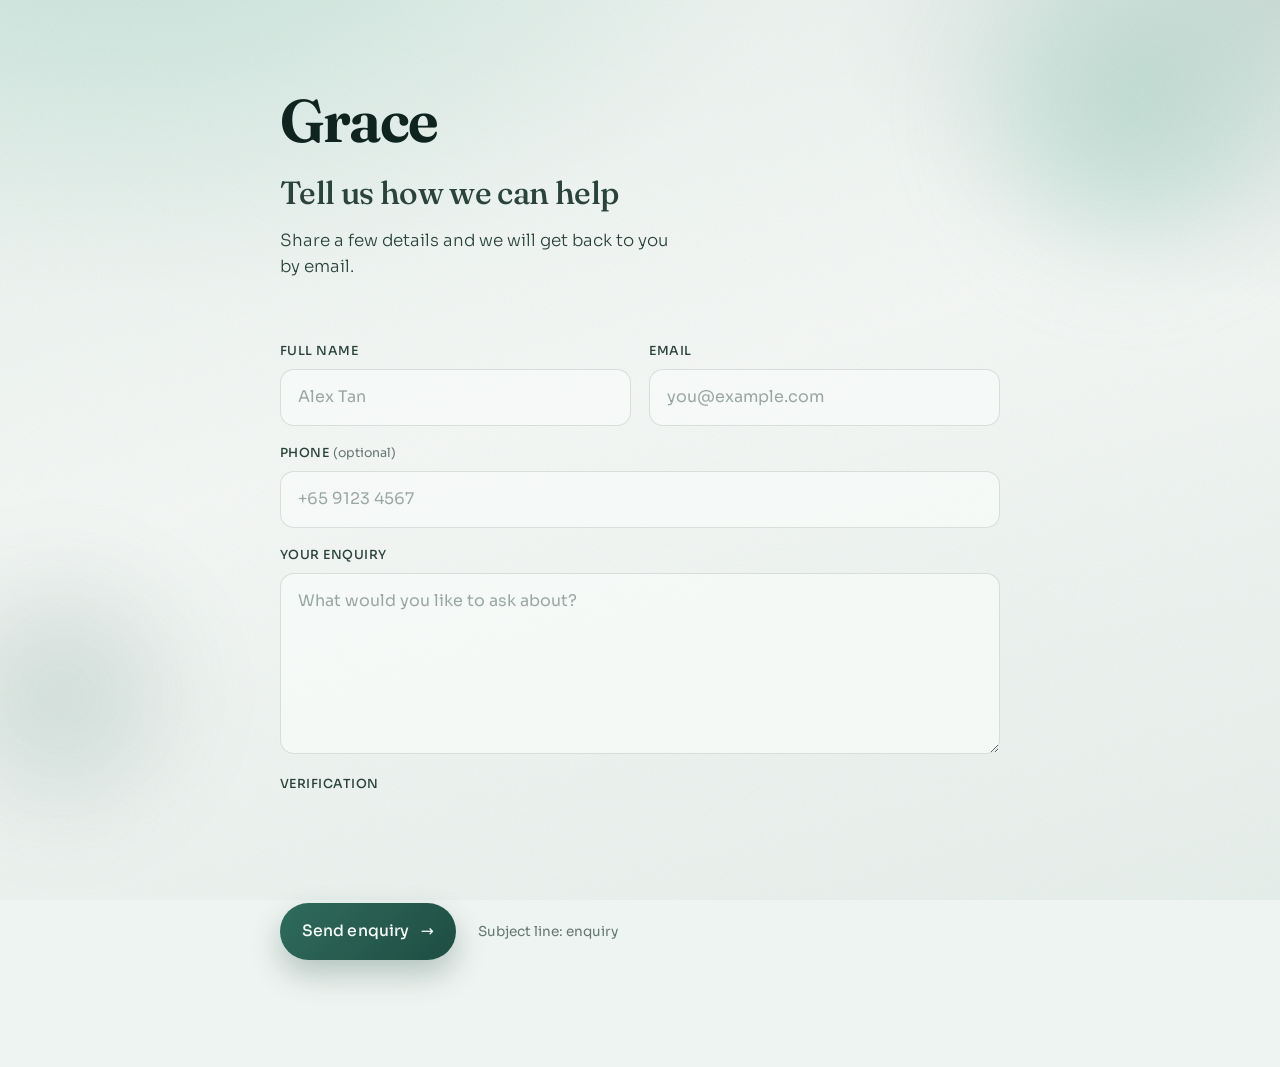
<file: index.html>
<!DOCTYPE html>
<html lang="en">
  <head>
    <meta charset="UTF-8" />
    <meta name="viewport" content="width=device-width, initial-scale=1.0" />
    <title>Grace — Enquiry</title>
    <meta
      name="description"
      content="Send an enquiry to Grace. We will reply to your message by email."
    />
    <link rel="preconnect" href="https://fonts.googleapis.com" />
    <link rel="preconnect" href="https://fonts.gstatic.com" crossorigin />
    <link
      href="https://fonts.googleapis.com/css2?family=Fraunces:opsz,wght@9..144,500;9..144,650&family=Sora:wght@300;400;500;600&display=swap"
      rel="stylesheet"
    />
    <link rel="stylesheet" href="styles.css" />
  </head>
  <body>
    <div class="atmosphere" aria-hidden="true">
      <div class="orb orb-a"></div>
      <div class="orb orb-b"></div>
      <div class="grain"></div>
    </div>

    <main class="page">
      <header class="intro">
        <p class="brand">Grace</p>
        <h1 class="headline">Tell us how we can help</h1>
        <p class="lede">
          Share a few details and we will get back to you by email.
        </p>
      </header>

      <form id="enquiry-form" class="enquiry-form" novalidate>
        <input
          type="text"
          name="honey"
          class="honey"
          tabindex="-1"
          autocomplete="off"
          aria-hidden="true"
        />

        <div class="field-row">
          <label class="field">
            <span class="label">Full name</span>
            <input
              type="text"
              name="name"
              autocomplete="name"
              required
              placeholder="Alex Tan"
            />
          </label>

          <label class="field">
            <span class="label">Email</span>
            <input
              type="email"
              name="email"
              autocomplete="email"
              required
              placeholder="you@example.com"
            />
          </label>
        </div>

        <label class="field">
          <span class="label">Phone <span class="optional">(optional)</span></span>
          <input
            type="tel"
            name="phone"
            autocomplete="tel"
            placeholder="+65 9123 4567"
          />
        </label>

        <label class="field">
          <span class="label">Your enquiry</span>
          <textarea
            name="message"
            rows="6"
            required
            placeholder="What would you like to ask about?"
          ></textarea>
        </label>

        <div class="field captcha-field" id="captcha-field" hidden>
          <span class="label">Verification</span>
          <div id="recaptcha-container"></div>
        </div>

        <div class="actions">
          <button type="submit" class="submit" id="submit-btn">
            <span class="submit-label">Send enquiry</span>
            <span class="submit-arrow" aria-hidden="true">→</span>
          </button>
          <p class="hint" id="form-hint">Subject line: enquiry</p>
        </div>

        <p class="status" id="form-status" role="status" aria-live="polite"></p>
      </form>
    </main>

    <script src="config.js"></script>
    <script src="script.js"></script>
  </body>
</html>
</file>
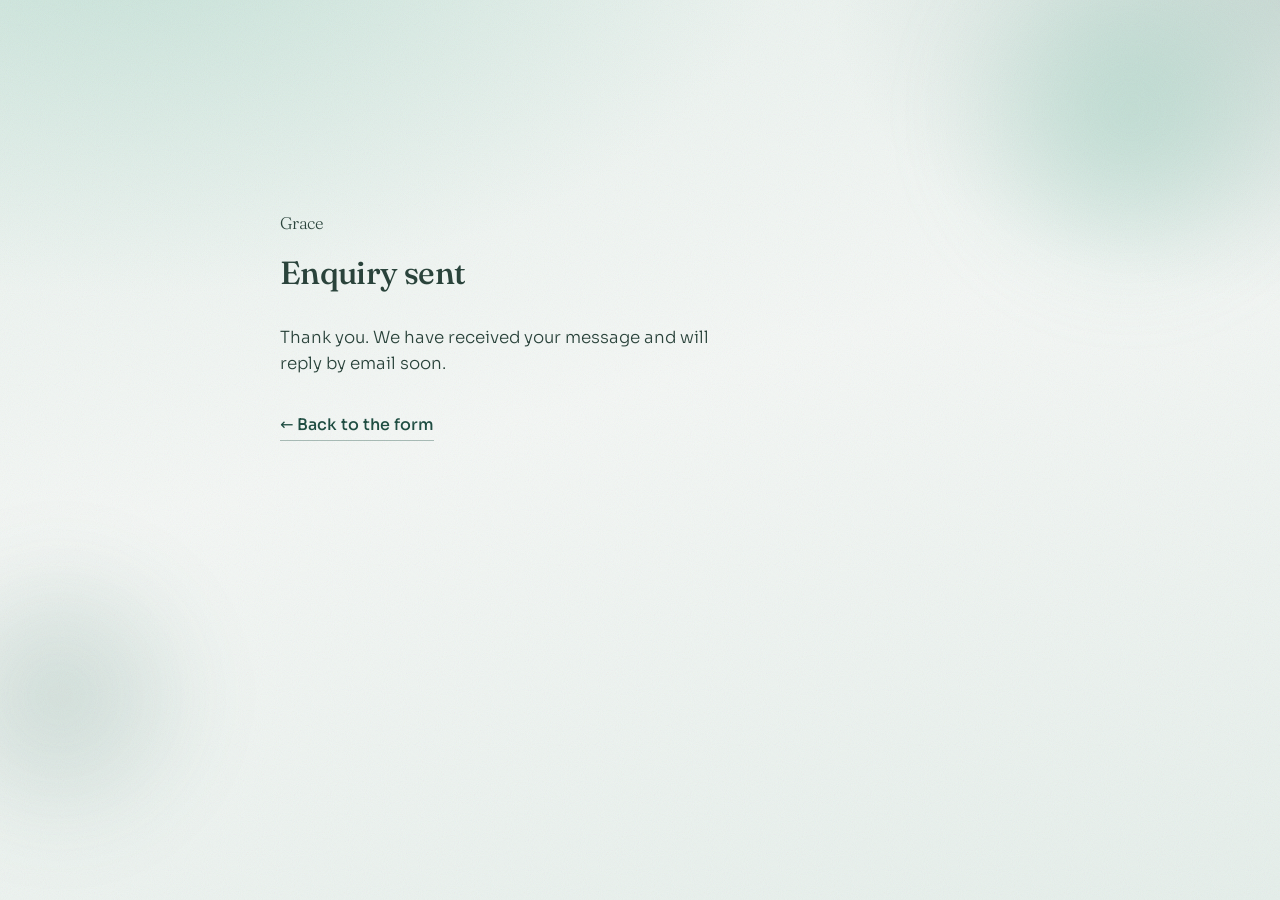
<file: thanks.html>
<!DOCTYPE html>
<html lang="en">
  <head>
    <meta charset="UTF-8" />
    <meta name="viewport" content="width=device-width, initial-scale=1.0" />
    <title>Grace — Enquiry sent</title>
    <link rel="preconnect" href="https://fonts.googleapis.com" />
    <link rel="preconnect" href="https://fonts.gstatic.com" crossorigin />
    <link
      href="https://fonts.googleapis.com/css2?family=Fraunces:opsz,wght@9..144,500;9..144,650&family=Sora:wght@300;400;500&display=swap"
      rel="stylesheet"
    />
    <link rel="stylesheet" href="styles.css" />
    <style>
      .thanks {
        min-height: 70vh;
        display: grid;
        align-content: center;
        gap: 1rem;
        animation: rise 0.9s cubic-bezier(0.22, 1, 0.36, 1) both;
      }

      .thanks p {
        margin: 0;
        max-width: 36ch;
        color: var(--ink-soft);
        font-weight: 300;
        font-size: 1.05rem;
      }

      .back {
        display: inline-flex;
        margin-top: 1.25rem;
        color: var(--jade-deep);
        font-weight: 500;
        text-decoration: none;
        border-bottom: 1px solid rgba(31, 77, 66, 0.35);
        padding-bottom: 0.15rem;
        width: fit-content;
        transition: color 0.2s ease, border-color 0.2s ease;
      }

      .back:hover {
        color: var(--jade);
        border-color: var(--jade);
      }
    </style>
  </head>
  <body>
    <div class="atmosphere" aria-hidden="true">
      <div class="orb orb-a"></div>
      <div class="orb orb-b"></div>
      <div class="grain"></div>
    </div>

    <main class="page thanks">
      <p class="brand">Grace</p>
      <h1 class="headline">Enquiry sent</h1>
      <p>Thank you. We have received your message and will reply by email soon.</p>
      <a class="back" href="index.html">← Back to the form</a>
    </main>
  </body>
</html>
</file>
<file: styles.css>
:root {
  --ink: #10241f;
  --ink-soft: #2a433b;
  --mist: #eef4f1;
  --paper: #f7faf8;
  --line: rgba(16, 36, 31, 0.12);
  --jade: #2f6b5c;
  --jade-deep: #1f4d42;
  --glow: #9fd0c0;
  --danger: #9b3b3b;
  --radius: 14px;
  --shadow: 0 24px 60px rgba(16, 36, 31, 0.1);
  --font-display: "Fraunces", Georgia, serif;
  --font-body: "Sora", system-ui, sans-serif;
}

*,
*::before,
*::after {
  box-sizing: border-box;
}

html {
  scroll-behavior: smooth;
}

body {
  margin: 0;
  min-height: 100vh;
  font-family: var(--font-body);
  color: var(--ink);
  background: var(--mist);
  line-height: 1.55;
  -webkit-font-smoothing: antialiased;
}

.atmosphere {
  position: fixed;
  inset: 0;
  overflow: hidden;
  pointer-events: none;
  z-index: 0;
  background:
    radial-gradient(1200px 700px at 10% -10%, rgba(159, 208, 192, 0.45), transparent 55%),
    radial-gradient(900px 600px at 100% 0%, rgba(47, 107, 92, 0.18), transparent 50%),
    linear-gradient(165deg, #e8f1ed 0%, #f4f7f5 45%, #e6efeb 100%);
}

.orb {
  position: absolute;
  border-radius: 50%;
  filter: blur(40px);
  opacity: 0.55;
  animation: drift 18s ease-in-out infinite alternate;
}

.orb-a {
  width: 380px;
  height: 380px;
  top: -80px;
  right: -40px;
  background: radial-gradient(circle, var(--glow), transparent 70%);
}

.orb-b {
  width: 320px;
  height: 320px;
  bottom: 5%;
  left: -100px;
  background: radial-gradient(circle, rgba(47, 107, 92, 0.35), transparent 70%);
  animation-delay: -6s;
  animation-duration: 22s;
}

.grain {
  position: absolute;
  inset: 0;
  opacity: 0.08;
  background-image: url("data:image/svg+xml,%3Csvg viewBox='0 0 200 200' xmlns='http://www.w3.org/2000/svg'%3E%3Cfilter id='n'%3E%3CfeTurbulence type='fractalNoise' baseFrequency='0.85' numOctaves='4' stitchTiles='stitch'/%3E%3C/filter%3E%3Crect width='100%25' height='100%25' filter='url(%23n)'/%3E%3C/svg%3E");
  background-size: 180px;
  mix-blend-mode: multiply;
}

.page {
  position: relative;
  z-index: 1;
  width: min(720px, calc(100% - 2.5rem));
  margin: 0 auto;
  padding: clamp(3.5rem, 10vh, 6.5rem) 0 4rem;
}

.intro {
  margin-bottom: 2.25rem;
  animation: rise 0.9s cubic-bezier(0.22, 1, 0.36, 1) both;
}

.brand {
  margin: 0 0 1.1rem;
  font-family: var(--font-display);
  font-size: clamp(2.6rem, 7vw, 3.75rem);
  font-weight: 650;
  letter-spacing: -0.03em;
  line-height: 1;
  color: var(--ink);
}

.headline {
  margin: 0 0 0.7rem;
  font-family: var(--font-display);
  font-size: clamp(1.55rem, 3.5vw, 2rem);
  font-weight: 500;
  letter-spacing: -0.02em;
  color: var(--ink-soft);
}

.lede {
  margin: 0;
  max-width: 34ch;
  font-weight: 300;
  font-size: 1.05rem;
  color: var(--ink-soft);
}

.enquiry-form {
  display: grid;
  gap: 1.15rem;
  padding: 1.6rem 0 0;
  animation: rise 1s cubic-bezier(0.22, 1, 0.36, 1) 0.12s both;
}

.field-row {
  display: grid;
  grid-template-columns: 1fr 1fr;
  gap: 1.15rem;
}

.field {
  display: grid;
  gap: 0.45rem;
}

.label {
  font-size: 0.78rem;
  font-weight: 500;
  letter-spacing: 0.04em;
  text-transform: uppercase;
  color: var(--ink-soft);
}

.optional {
  text-transform: none;
  letter-spacing: 0;
  font-weight: 400;
  opacity: 0.7;
}

input,
textarea {
  width: 100%;
  border: 1px solid var(--line);
  border-radius: var(--radius);
  background: rgba(247, 250, 248, 0.82);
  backdrop-filter: blur(8px);
  color: var(--ink);
  font: inherit;
  font-size: 1rem;
  padding: 0.95rem 1.05rem;
  outline: none;
  transition:
    border-color 0.25s ease,
    box-shadow 0.25s ease,
    background 0.25s ease,
    transform 0.25s ease;
}

textarea {
  resize: vertical;
  min-height: 150px;
}

input::placeholder,
textarea::placeholder {
  color: rgba(42, 67, 59, 0.45);
}

input:hover,
textarea:hover {
  border-color: rgba(47, 107, 92, 0.35);
}

input:focus,
textarea:focus {
  border-color: var(--jade);
  background: var(--paper);
  box-shadow: 0 0 0 4px rgba(47, 107, 92, 0.14);
  transform: translateY(-1px);
}

input:invalid:not(:placeholder-shown),
textarea:invalid:not(:placeholder-shown) {
  border-color: rgba(155, 59, 59, 0.45);
}

.honey {
  position: absolute;
  left: -9999px;
  opacity: 0;
  height: 0;
  width: 0;
}

.captcha-field {
  margin-top: 0.15rem;
}

#recaptcha-container {
  min-height: 78px;
}

.actions {
  display: flex;
  flex-wrap: wrap;
  align-items: center;
  gap: 1rem 1.4rem;
  margin-top: 0.35rem;
}

.submit {
  appearance: none;
  border: 0;
  cursor: pointer;
  display: inline-flex;
  align-items: center;
  gap: 0.7rem;
  padding: 1rem 1.35rem;
  border-radius: 999px;
  background: linear-gradient(135deg, var(--jade) 0%, var(--jade-deep) 100%);
  color: #f4faf7;
  font: inherit;
  font-size: 0.98rem;
  font-weight: 500;
  letter-spacing: 0.01em;
  box-shadow: 0 14px 30px rgba(31, 77, 66, 0.28);
  transition:
    transform 0.25s ease,
    box-shadow 0.25s ease,
    filter 0.25s ease;
}

.submit:hover {
  transform: translateY(-2px);
  box-shadow: 0 18px 36px rgba(31, 77, 66, 0.34);
  filter: brightness(1.05);
}

.submit:active {
  transform: translateY(0);
}

.submit:disabled {
  cursor: wait;
  opacity: 0.75;
  transform: none;
}

.submit-arrow {
  display: inline-block;
  transition: transform 0.25s ease;
}

.submit:hover .submit-arrow {
  transform: translateX(4px);
}

.hint {
  margin: 0;
  font-size: 0.85rem;
  color: rgba(42, 67, 59, 0.7);
}

.status {
  min-height: 1.4em;
  margin: 0.25rem 0 0;
  font-size: 0.92rem;
}

.status.error {
  color: var(--danger);
}

.status.ok {
  color: var(--jade-deep);
}

@keyframes rise {
  from {
    opacity: 0;
    transform: translateY(18px);
  }
  to {
    opacity: 1;
    transform: translateY(0);
  }
}

@keyframes drift {
  from {
    transform: translate3d(0, 0, 0) scale(1);
  }
  to {
    transform: translate3d(-30px, 24px, 0) scale(1.08);
  }
}

@media (max-width: 640px) {
  .page {
    width: min(100% - 1.75rem, 720px);
    padding-top: 3rem;
  }

  .field-row {
    grid-template-columns: 1fr;
  }

  .actions {
    flex-direction: column;
    align-items: flex-start;
  }
}

@media (prefers-reduced-motion: reduce) {
  *,
  *::before,
  *::after {
    animation: none !important;
    transition: none !important;
  }
}
</file>
